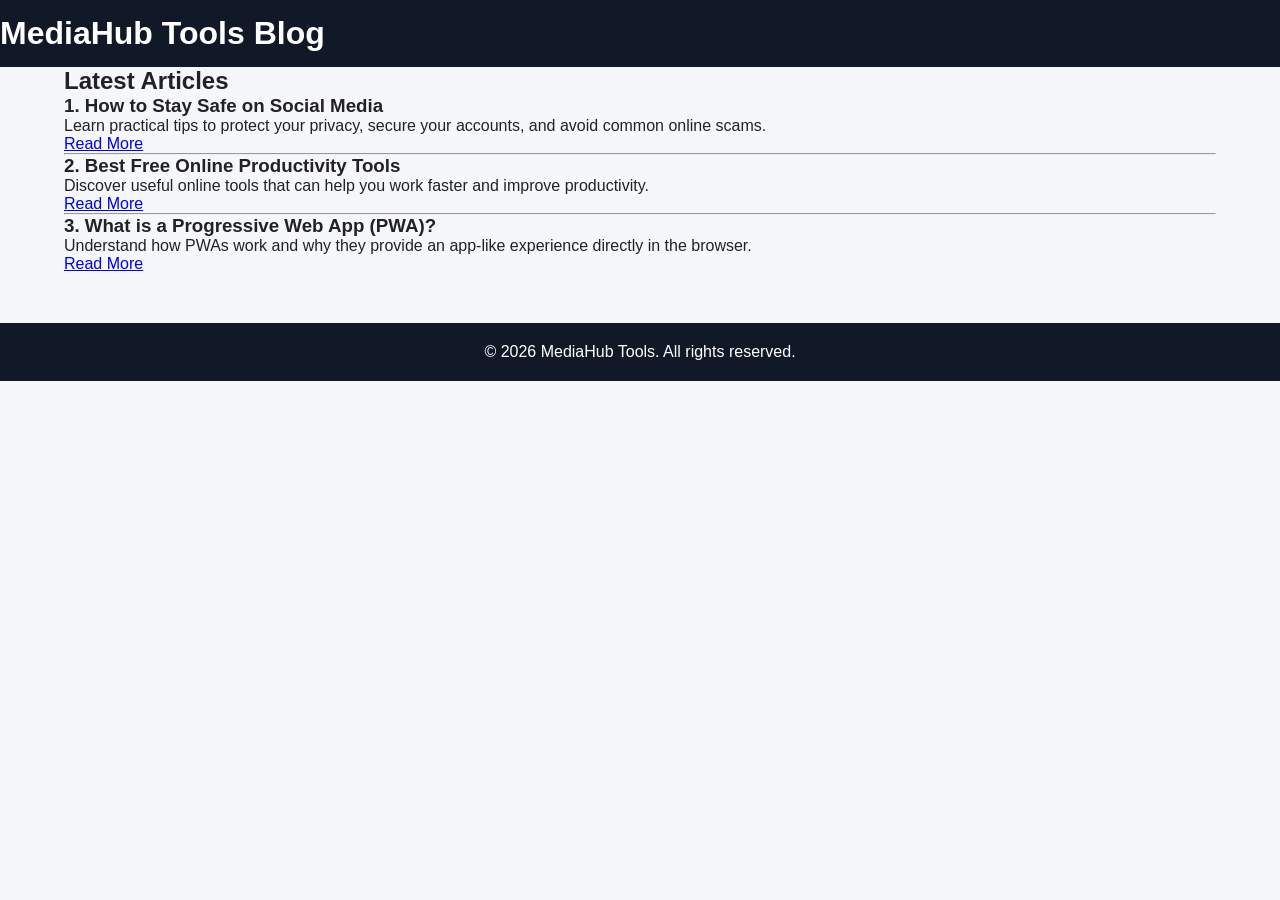
<file: blog.html>
<!DOCTYPE html>
<html lang="en">
<head>
<meta charset="UTF-8">
<meta name="viewport" content="width=device-width, initial-scale=1.0">
<title>Blog - MediaHub Tools</title>
<link rel="stylesheet" href="style.css">
<link rel="stylesheet" href="theme.css">
</head>
<body>

<header>
<h1>MediaHub Tools Blog</h1>
</header>

<main class="container">
<h2>Latest Articles</h2>

<article>
<h3>1. How to Stay Safe on Social Media</h3>
<p>Learn practical tips to protect your privacy, secure your accounts, and avoid common online scams.</p>
<a href="#">Read More</a>
</article>

<hr>

<article>
<h3>2. Best Free Online Productivity Tools</h3>
<p>Discover useful online tools that can help you work faster and improve productivity.</p>
<a href="#">Read More</a>
</article>

<hr>

<article>
<h3>3. What is a Progressive Web App (PWA)?</h3>
<p>Understand how PWAs work and why they provide an app-like experience directly in the browser.</p>
<a href="online-safety.html">Read More</a>
</article>

</main>

<footer>
<p>&copy; 2026 MediaHub Tools. All rights reserved.</p>
</footer>

</body>
</html>
</file>
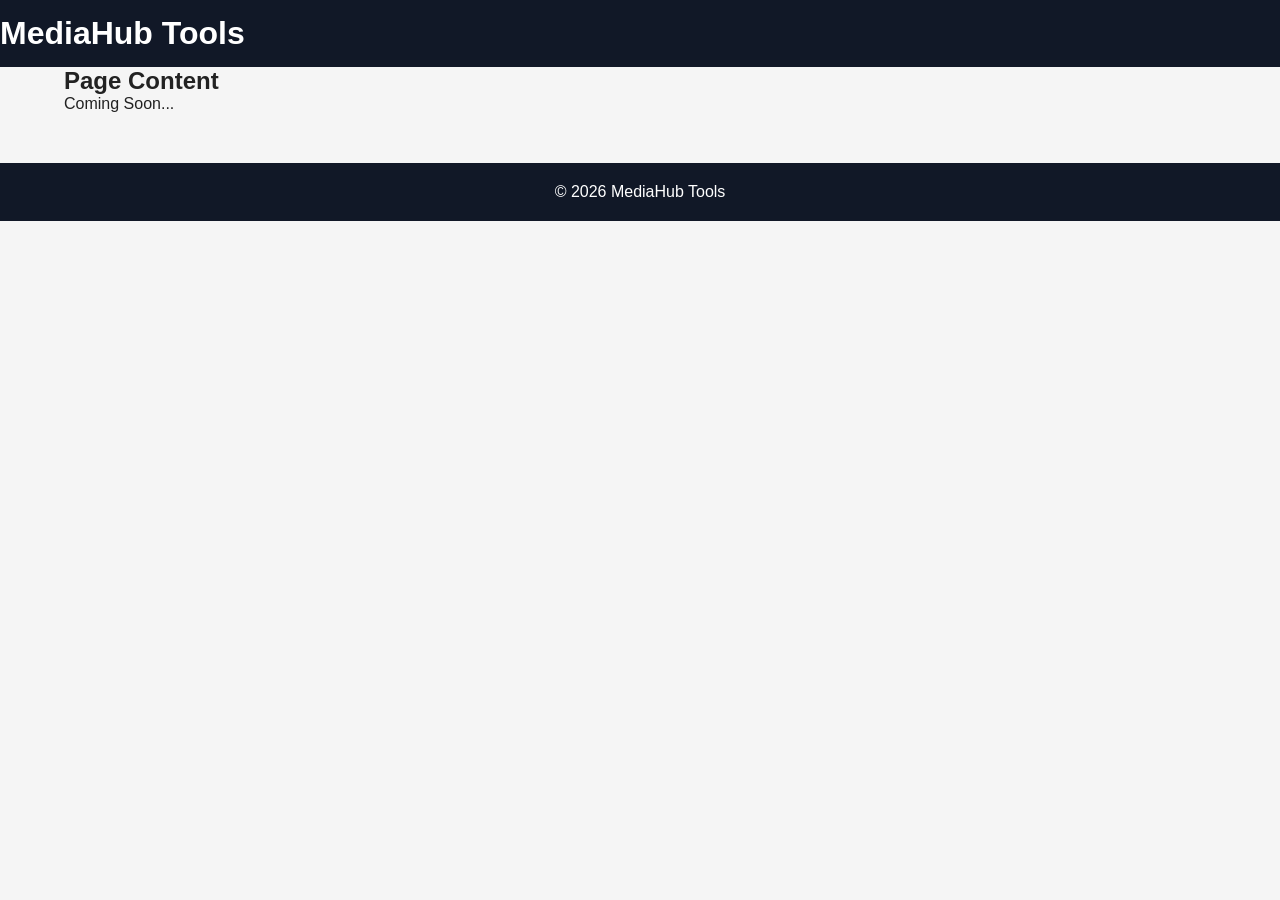
<file: contact.html>
<!DOCTYPE html>
<html lang="en">
<head>
<meta charset="UTF-8">
<meta name="viewport" content="width=device-width, initial-scale=1.0">
<title>Page Title</title>
<link rel="stylesheet" href="style.css">
</head>
<body>

<header>
<h1>MediaHub Tools</h1>
</header>

<main class="container">
<h2>Page Content</h2>
<p>Coming Soon...</p>
</main>

<footer>
<p>© 2026 MediaHub Tools</p>
</footer>

</body>
</html>
</file>
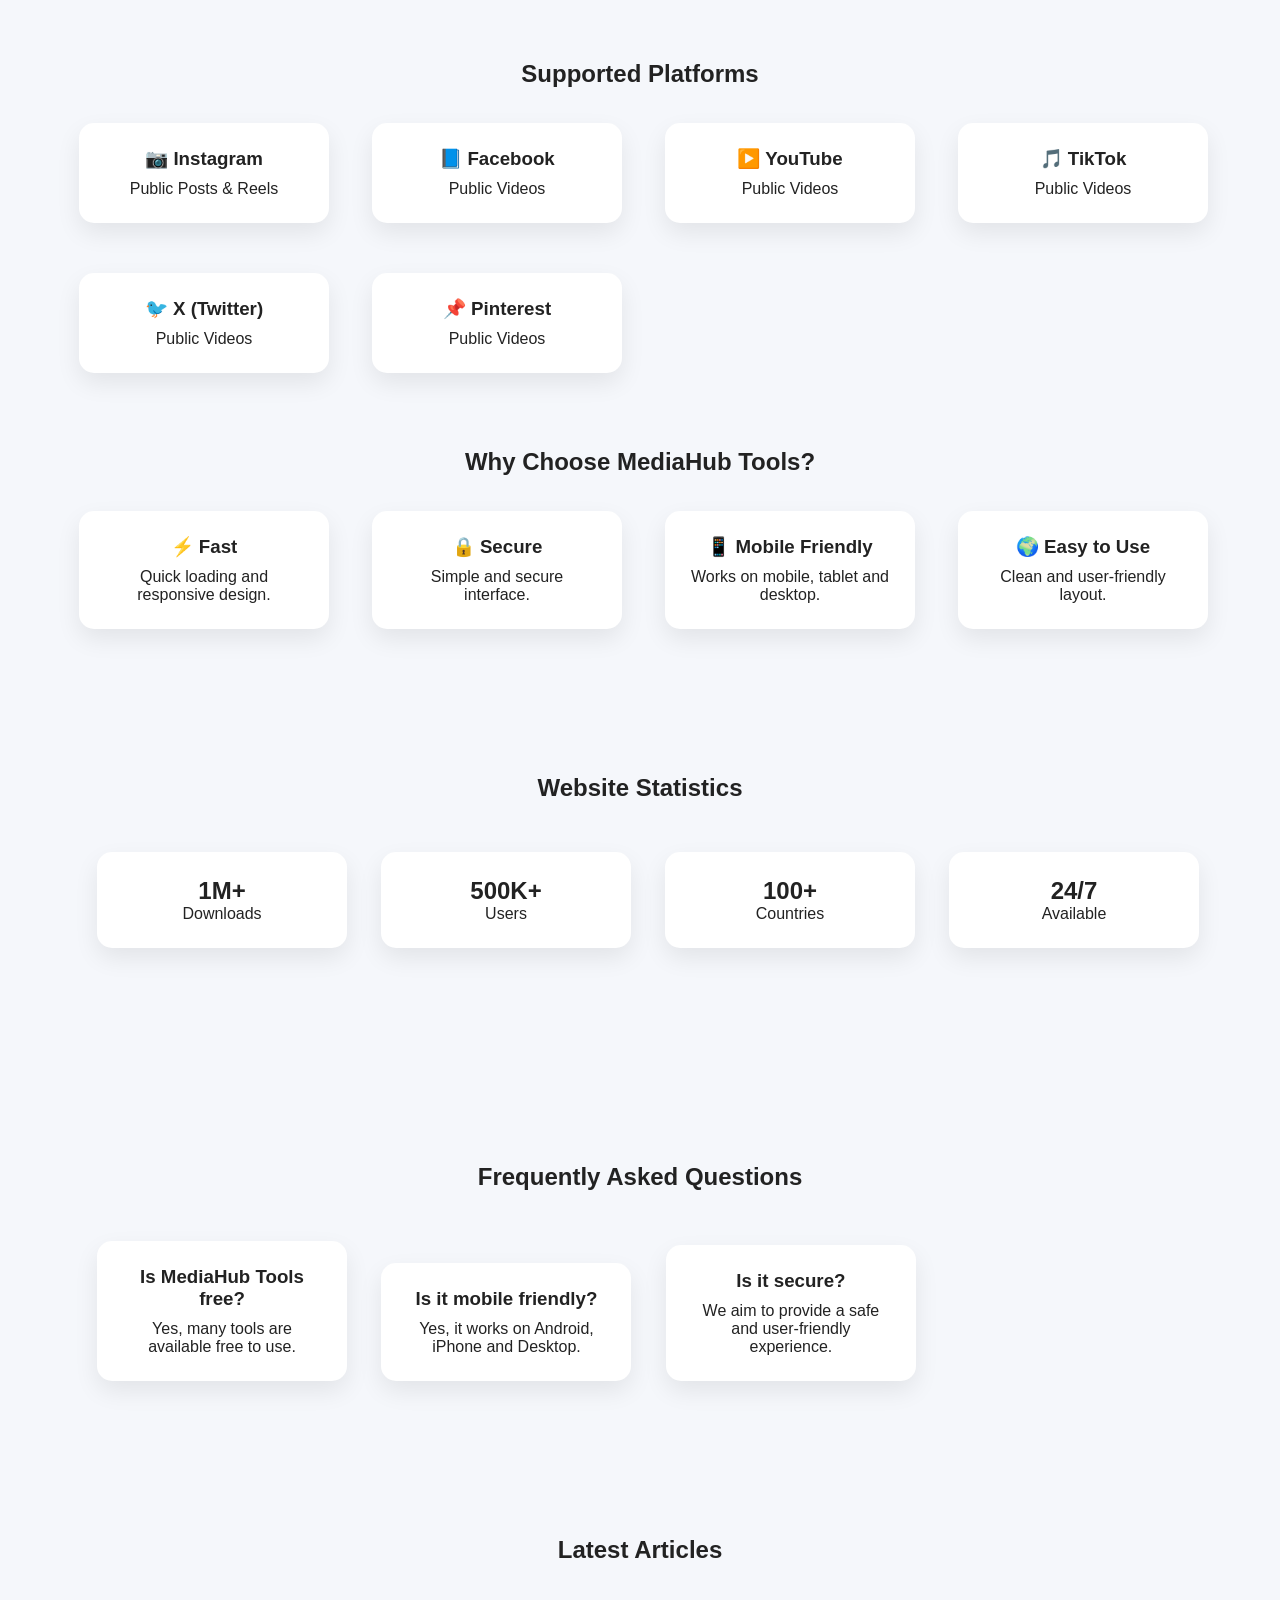
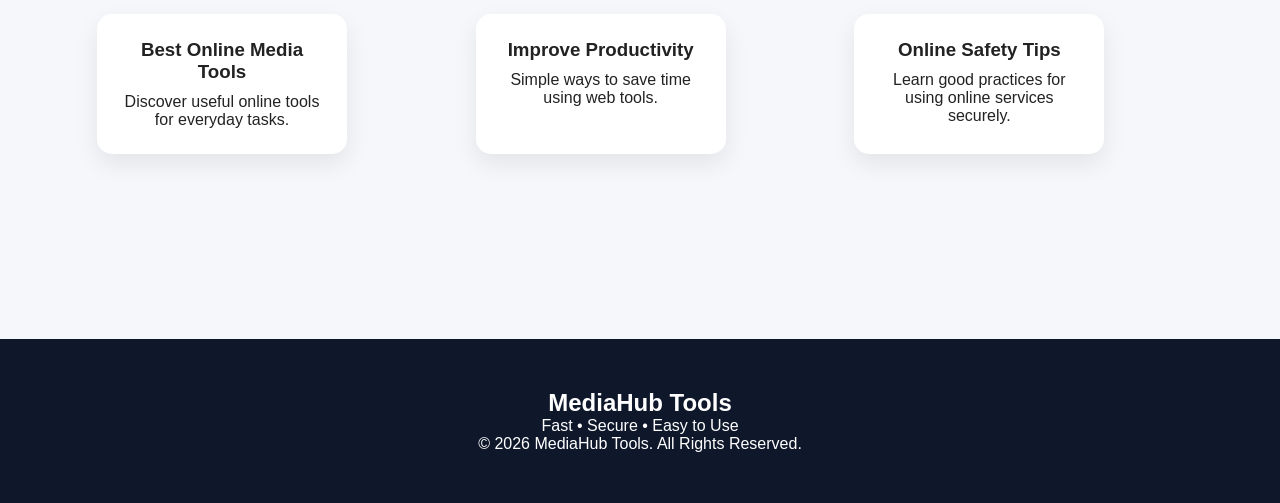
<file: home-new.html>
<!DOCTYPE html>
<html lang="en">
<head>
<link rel="stylesheet" href="theme.css">
<meta charset="UTF-8">
<meta name="viewport" content="width=device-width, initial-scale=1.0">
<title>MediaHub Tools - Social Media Downloader</title>

<link rel="stylesheet" href="style.css">

<style>
*{
margin:0;
padding:0;
box-sizing:border-box;
font-family:Arial,sans-serif;
}

body{
background:#f5f7fb;
color:#222;
}

header{
background:#0f172a;
padding:15px 0;
position:sticky;
top:0;
z-index:999;
}

.container{
width:90%;
max-width:1200px;
margin:auto;
}

.navbar{
display:flex;
justify-content:space-between;
align-items:center;
}

.logo{
font-size:28px;
font-weight:bold;
color:#fff;
}

nav a{
color:white;
text-decoration:none;
margin-left:20px;
font-weight:bold;
}

.hero{
background:linear-gradient(135deg,#2563eb,#7c3aed);
padding:100px 20px;
text-align:center;
color:white;
}

.hero h1{
font-size:52px;
margin-bottom:20px;
}

.hero p{
font-size:20px;
margin-bottom:30px;
}

.search-box{
display:flex;
justify-content:center;
flex-wrap:wrap;
gap:10px;
}

.search-box input{
width:500px;
max-width:90%;
padding:15px;
border:none;
border-radius:10px;
font-size:16px;
}

.search-box button{
padding:15px 35px;
background:#22c55e;
color:white;
border:none;
border-radius:10px;
cursor:pointer;
font-size:17px;
font-weight:bold;
}
</style>

</
<section class="platforms">

<div class="container">

<h2 style="text-align:center;margin:60px 0 20px;">
Supported Platforms
</h2>

<div class="cards">

<div class="card">
<h3>📷 Instagram</h3>
<p>Public Posts & Reels</p>
</div>

<div class="card">
<h3>📘 Facebook</h3>
<p>Public Videos</p>
</div>

<div class="card">
<h3>▶️ YouTube</h3>
<p>Public Videos</p>
</div>

<div class="card">
<h3>🎵 TikTok</h3>
<p>Public Videos</p>
</div>

<div class="card">
<h3>🐦 X (Twitter)</h3>
<p>Public Videos</p>
</div>

<div class="card">
<h3>📌 Pinterest</h3>
<p>Public Videos</p>
</div>

</div>

</div>

</section>

<section class="features">

<div class="container">

<h2 style="text-align:center;margin:60px 0 20px;">
Why Choose MediaHub Tools?
</h2>

<div class="cards">

<div class="card">
<h3>⚡ Fast</h3>
<p>Quick loading and responsive design.</p>
</div>

<div class="card">
<h3>🔒 Secure</h3>
<p>Simple and secure interface.</p>
</div>

<div class="card">
<h3>📱 Mobile Friendly</h3>
<p>Works on mobile, tablet and desktop.</p>
</div>

<div class="card">
<h3>🌍 Easy to Use</h3>
<p>Clean and user-friendly layout.</p>
</div>

</div>

</div>

</section>

<style>

.cards{
display:grid;
grid-template-columns:repeat(auto-fit,minmax(230px,1fr));
gap:20px;
margin-bottom:60px;
}

.card{
background:#fff;
padding:25px;
border-radius:15px;
text-align:center;
box-shadow:0 10px 25px rgba(0,0,0,.08);
transition:.3s;
}

.card:hover{
transform:translateY(-8px);
}

.card h3{
margin-bottom:10px;
}

</style>
<section class="stats">

<div class="container">

<h2>Website Statistics</h2>

<div class="cards">

<div class="card">
<h1>1M+</h1>
<p>Downloads</p>
</div>

<div class="card">
<h1>500K+</h1>
<p>Users</p>
</div>

<div class="card">
<h1>100+</h1>
<p>Countries</p>
</div>

<div class="card">
<h1>24/7</h1>
<p>Available</p>
</div>

</div>

</div>

</section>

<section class="faq">

<div class="container">

<h2>Frequently Asked Questions</h2>

<div class="card">
<h3>Is MediaHub Tools free?</h3>
<p>Yes, many tools are available free to use.</p>
</div>

<div class="card">
<h3>Is it mobile friendly?</h3>
<p>Yes, it works on Android, iPhone and Desktop.</p>
</div>

<div class="card">
<h3>Is it secure?</h3>
<p>We aim to provide a safe and user-friendly experience.</p>
</div>

</div>

</section>

<section class="blog">

<div class="container">

<h2>Latest Articles</h2>

<div class="cards">

<div class="card">
<h3>Best Online Media Tools</h3>
<p>Discover useful online tools for everyday tasks.</p>
</div>

<div class="card">
<h3>Improve Productivity</h3>
<p>Simple ways to save time using web tools.</p>
</div>

<div class="card">
<h3>Online Safety Tips</h3>
<p>Learn good practices for using online services securely.</p>
</div>

</div>

</div>

</section>

<footer>

<div class="container">

<h2>MediaHub Tools</h2>

<p>Fast • Secure • Easy to Use</p>

<p>© 2026 MediaHub Tools. All Rights Reserved.</p>

</div>

</footer>

<style>

.stats,
.faq,
.blog{
padding:70px 20px;
}

.stats h2,
.faq h2,
.blog h2{
text-align:center;
margin-bottom:35px;
}

footer{
background:#0f172a;
color:white;
text-align:center;
padding:50px 20px;
margin-top:40px;
}

</style>
<script>

// Mobile Menu (Future Ready)
function toggleMenu(){
document.querySelector("nav").classList.toggle("active");
}

// Smooth Scroll
document.querySelectorAll("a").forEach(link=>{
link.addEventListener("click",function(e){
if(this.hash){
e.preventDefault();
document.querySelector(this.hash).scrollIntoView({
behavior:"smooth"
});
}
});
});

// Loading Effect
window.onload=function(){
document.body.style.opacity="1";
};

</script>

<style>

html{
scroll-behavior:smooth;
}

body{
opacity:0;
transition:.6s;
}

button:hover{
transform:scale(1.05);
transition:.3s;
}

nav a:hover{
color:#22c55e;
}

@media(max-width:768px){

.hero h1{
font-size:34px;
}

.search-box{
flex-direction:column;
align-items:center;
}

.search-box input{
width:95%;
}

nav{
display:flex;
flex-wrap:wrap;
justify-content:center;
gap:12px;
margin-top:15px;
}

.cards{
grid-template-columns:1fr;
}

}

</style>
<script>
if ("serviceWorker" in navigator) {
  navigator.serviceWorker.register("sw.js");
}
</script>

</body>
<link rel="manifest" href="manifest.json">
</html>
</file>
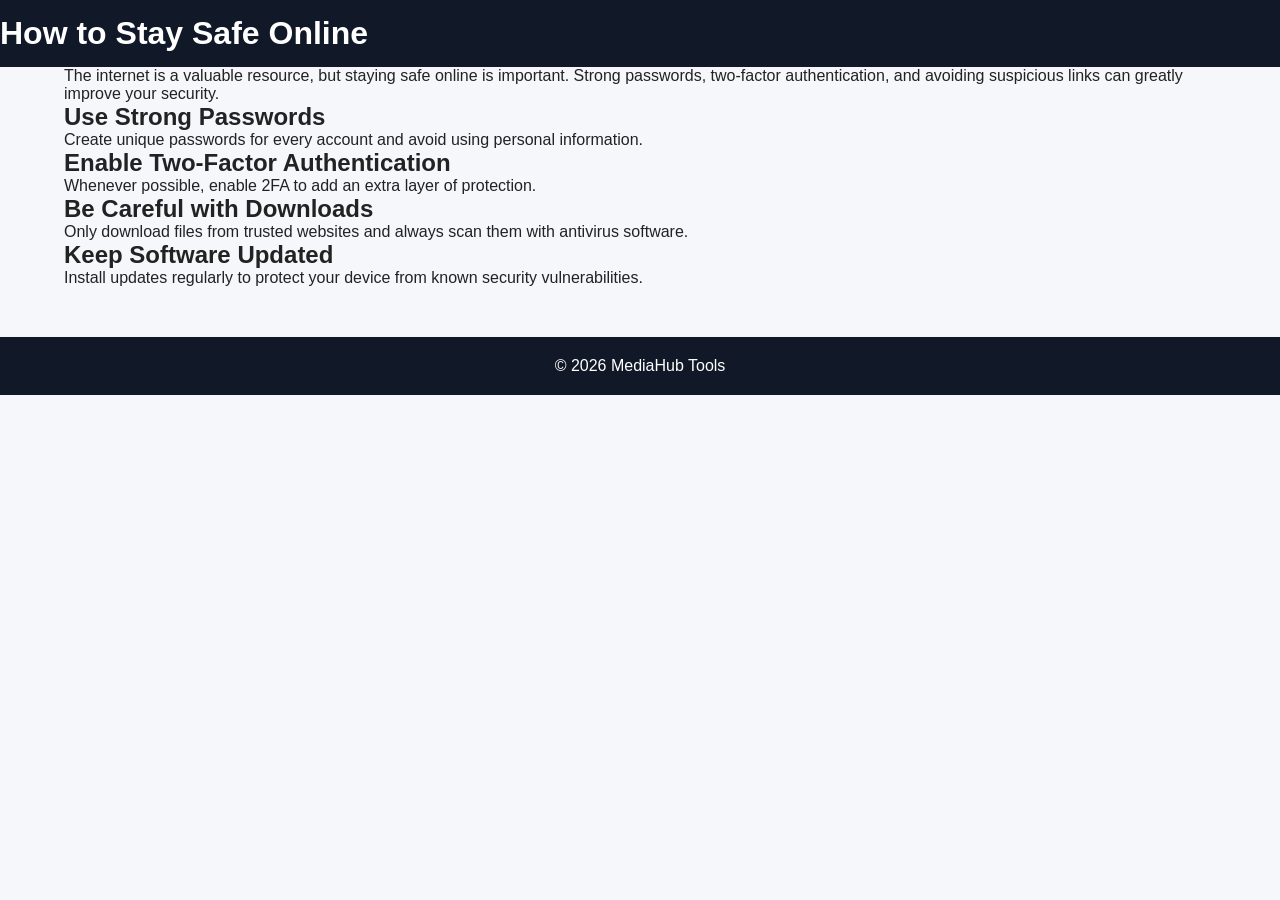
<file: online-safety.html>
<!DOCTYPE html>
<html lang="en">
<head>
<meta charset="UTF-8">
<meta name="viewport" content="width=device-width, initial-scale=1.0">
<title>How to Stay Safe Online - MediaHub Tools</title>
<link rel="stylesheet" href="style.css">
<link rel="stylesheet" href="theme.css">
</head>
<body>

<header>
<h1>How to Stay Safe Online</h1>
</header>

<main class="container">

<p>The internet is a valuable resource, but staying safe online is important. Strong passwords, two-factor authentication, and avoiding suspicious links can greatly improve your security.</p>

<h2>Use Strong Passwords</h2>
<p>Create unique passwords for every account and avoid using personal information.</p>

<h2>Enable Two-Factor Authentication</h2>
<p>Whenever possible, enable 2FA to add an extra layer of protection.</p>

<h2>Be Careful with Downloads</h2>
<p>Only download files from trusted websites and always scan them with antivirus software.</p>

<h2>Keep Software Updated</h2>
<p>Install updates regularly to protect your device from known security vulnerabilities.</p>

</main>

<footer>
<p>&copy; 2026 MediaHub Tools</p>
</footer>

</body>
</html>
</file>
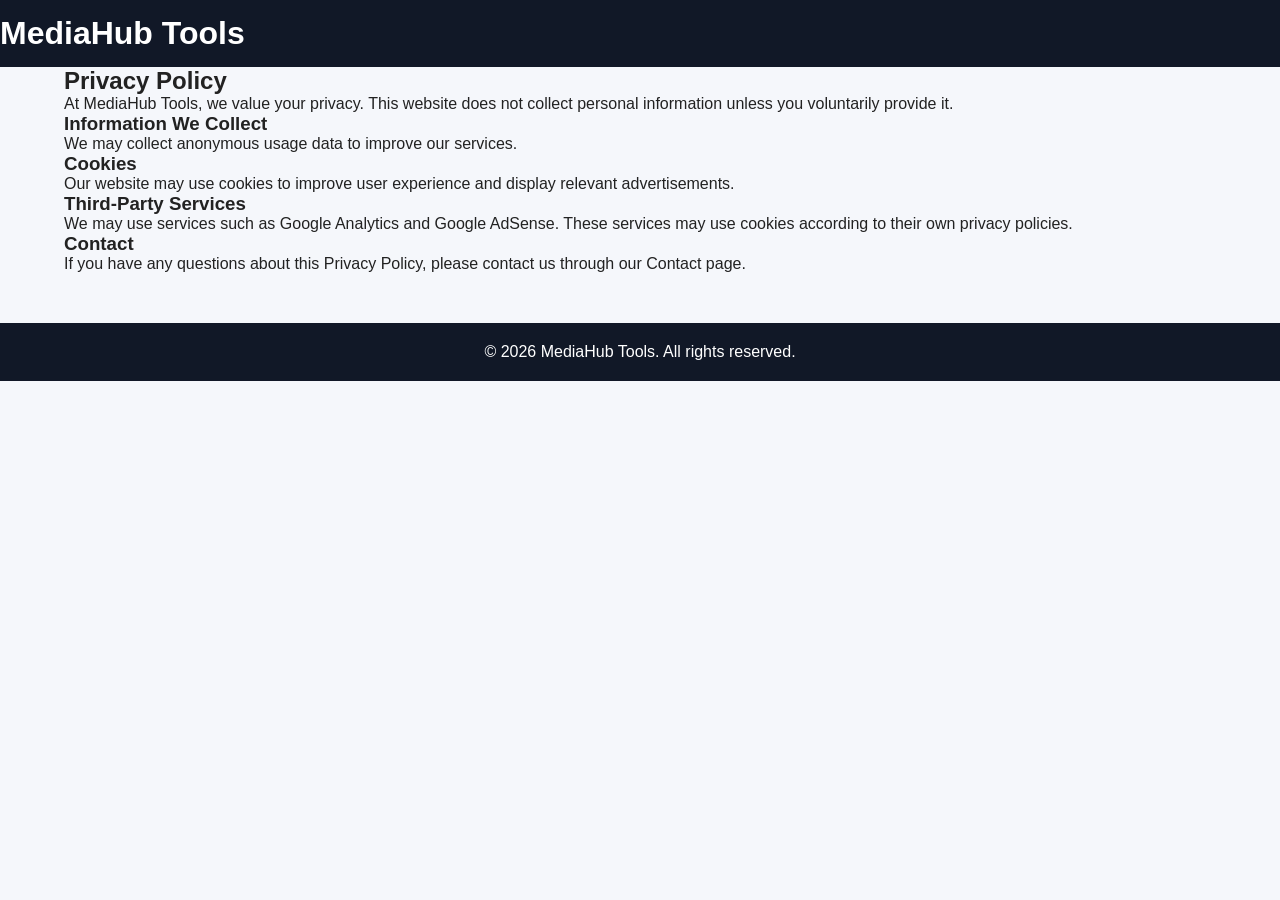
<file: privacy.html>
<!DOCTYPE html>
<html lang="en">
<head>
  <meta charset="UTF-8">
  <meta name="viewport" content="width=device-width, initial-scale=1.0">
  <title>Privacy Policy - MediaHub Tools</title>
  <link rel="stylesheet" href="style.css">
  <link rel="stylesheet" href="theme.css">
</head>
<body>

<header>
  <h1>MediaHub Tools</h1>
</header>

<main class="container">
  <h2>Privacy Policy</h2>

  <p>At MediaHub Tools, we value your privacy. This website does not collect personal information unless you voluntarily provide it.</p>

  <h3>Information We Collect</h3>
  <p>We may collect anonymous usage data to improve our services.</p>

  <h3>Cookies</h3>
  <p>Our website may use cookies to improve user experience and display relevant advertisements.</p>

  <h3>Third-Party Services</h3>
  <p>We may use services such as Google Analytics and Google AdSense. These services may use cookies according to their own privacy policies.</p>

  <h3>Contact</h3>
  <p>If you have any questions about this Privacy Policy, please contact us through our Contact page.</p>
</main>

<footer>
  <p>&copy; 2026 MediaHub Tools. All rights reserved.</p>
</footer>

</body>
</html>
</file>
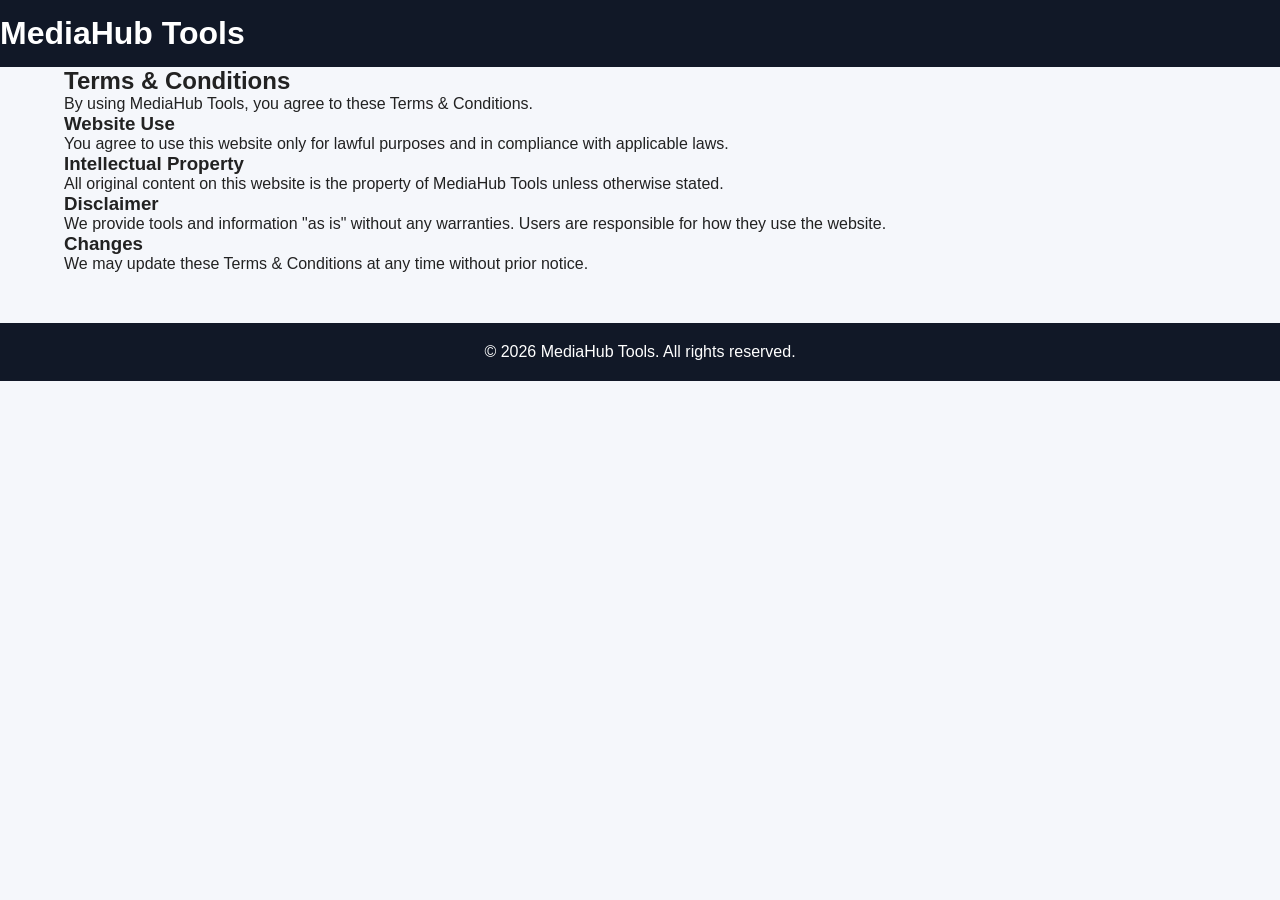
<file: tarms.html>
<!DOCTYPE html>
<html lang="en">
<head>
  <meta charset="UTF-8">
  <meta name="viewport" content="width=device-width, initial-scale=1.0">
  <title>Terms & Conditions - MediaHub Tools</title>
  <link rel="stylesheet" href="style.css">
  <link rel="stylesheet" href="theme.css">
</head>
<body>

<header>
  <h1>MediaHub Tools</h1>
</header>

<main class="container">
  <h2>Terms & Conditions</h2>

  <p>By using MediaHub Tools, you agree to these Terms & Conditions.</p>

  <h3>Website Use</h3>
  <p>You agree to use this website only for lawful purposes and in compliance with applicable laws.</p>

  <h3>Intellectual Property</h3>
  <p>All original content on this website is the property of MediaHub Tools unless otherwise stated.</p>

  <h3>Disclaimer</h3>
  <p>We provide tools and information "as is" without any warranties. Users are responsible for how they use the website.</p>

  <h3>Changes</h3>
  <p>We may update these Terms & Conditions at any time without prior notice.</p>
</main>

<footer>
  <p>&copy; 2026 MediaHub Tools. All rights reserved.</p>
</footer>

</body>
</html>
</file>
<file: style.css>
*{
    margin:0;
    padding:0;
    box-sizing:border-box;
    font-family:Arial, sans-serif;
}

body{
    background:#f5f5f5;
    color:#222;
}

.container{
    width:90%;
    max-width:1200px;
    margin:auto;
}

header{
    background:#111827;
    color:#fff;
    padding:15px 0;
}

header .container{
    display:flex;
    justify-content:space-between;
    align-items:center;
}

nav a{
    color:#fff;
    text-decoration:none;
    margin-left:20px;
    font-weight:bold;
}

.hero{
    text-align:center;
    padding:80px 20px;
    background:linear-gradient(135deg,#2563eb,#7c3aed);
    color:white;
}

.hero h2{
    font-size:42px;
    margin-bottom:15px;
}

.hero p{
    font-size:18px;
    margin-bottom:25px;
}

.hero button{
    padding:12px 30px;
    border:none;
    border-radius:8px;
    background:#fff;
    color:#2563eb;
    font-weight:bold;
    cursor:pointer;
}

.tools{
    padding:60px 0;
}

.tools h2{
    text-align:center;
    margin-bottom:30px;
}

.card{
    background:#fff;
    border-radius:12px;
    padding:20px;
    margin:15px;
    display:inline-block;
    width:250px;
    text-align:center;
    box-shadow:0 5px 15px rgba(0,0,0,.1);
    transition:.3s;
}

.card:hover{
    transform:translateY(-5px);
}

footer{
    background:#111827;
    color:#fff;
    text-align:center;
    padding:20px;
    margin-top:50px;
}
.hero{
    background:linear-gradient(135deg,#2563eb,#7c3aed);
    padding:100px 20px;
    text-align:center;
    color:#fff;
}

.hero h1{
    font-size:52px;
    margin-bottom:20px;
}

.hero p{
    font-size:20px;
    max-width:700px;
    margin:auto;
    margin-bottom:30px;
}

.search-box{
    display:flex;
    justify-content:center;
    gap:10px;
    flex-wrap:wrap;
}

.search-box input{
    width:450px;
    max-width:90%;
    padding:15px;
    border:none;
    border-radius:10px;
    font-size:16px;
}

.search-box button{
    padding:15px 30px;
    border:none;
    border-radius:10px;
    background:#22c55e;
    color:white;
    font-size:16px;
    cursor:pointer;
    font-weight:bold;
}
.logo{
    display:flex;
    align-items:center;
    gap:10px;
}

.logo img{
    width:50px;
    height:50px;
    border-radius:10px;
}

.logo span{
    font-size:26px;
    font-weight:700;
    color:#fff;
}
</file>
<file: theme.css>
:root{
  --primary:#2563eb;
  --secondary:#7c3aed;
  --success:#22c55e;
  --dark:#0f172a;
  --light:#ffffff;
  --bg:#f5f7fb;
  --text:#222;
}

body{
  background:var(--bg);
  color:var(--text);
  transition:.3s;
}

.dark-mode{
  --bg:#0f172a;
  --text:#ffffff;
  --light:#1e293b;
}

.btn-primary{
  background:var(--primary);
  color:#fff;
  padding:14px 30px;
  border:none;
  border-radius:10px;
  cursor:pointer;
}

.btn-primary:hover{
  background:#1d4ed8;
}
</file>
